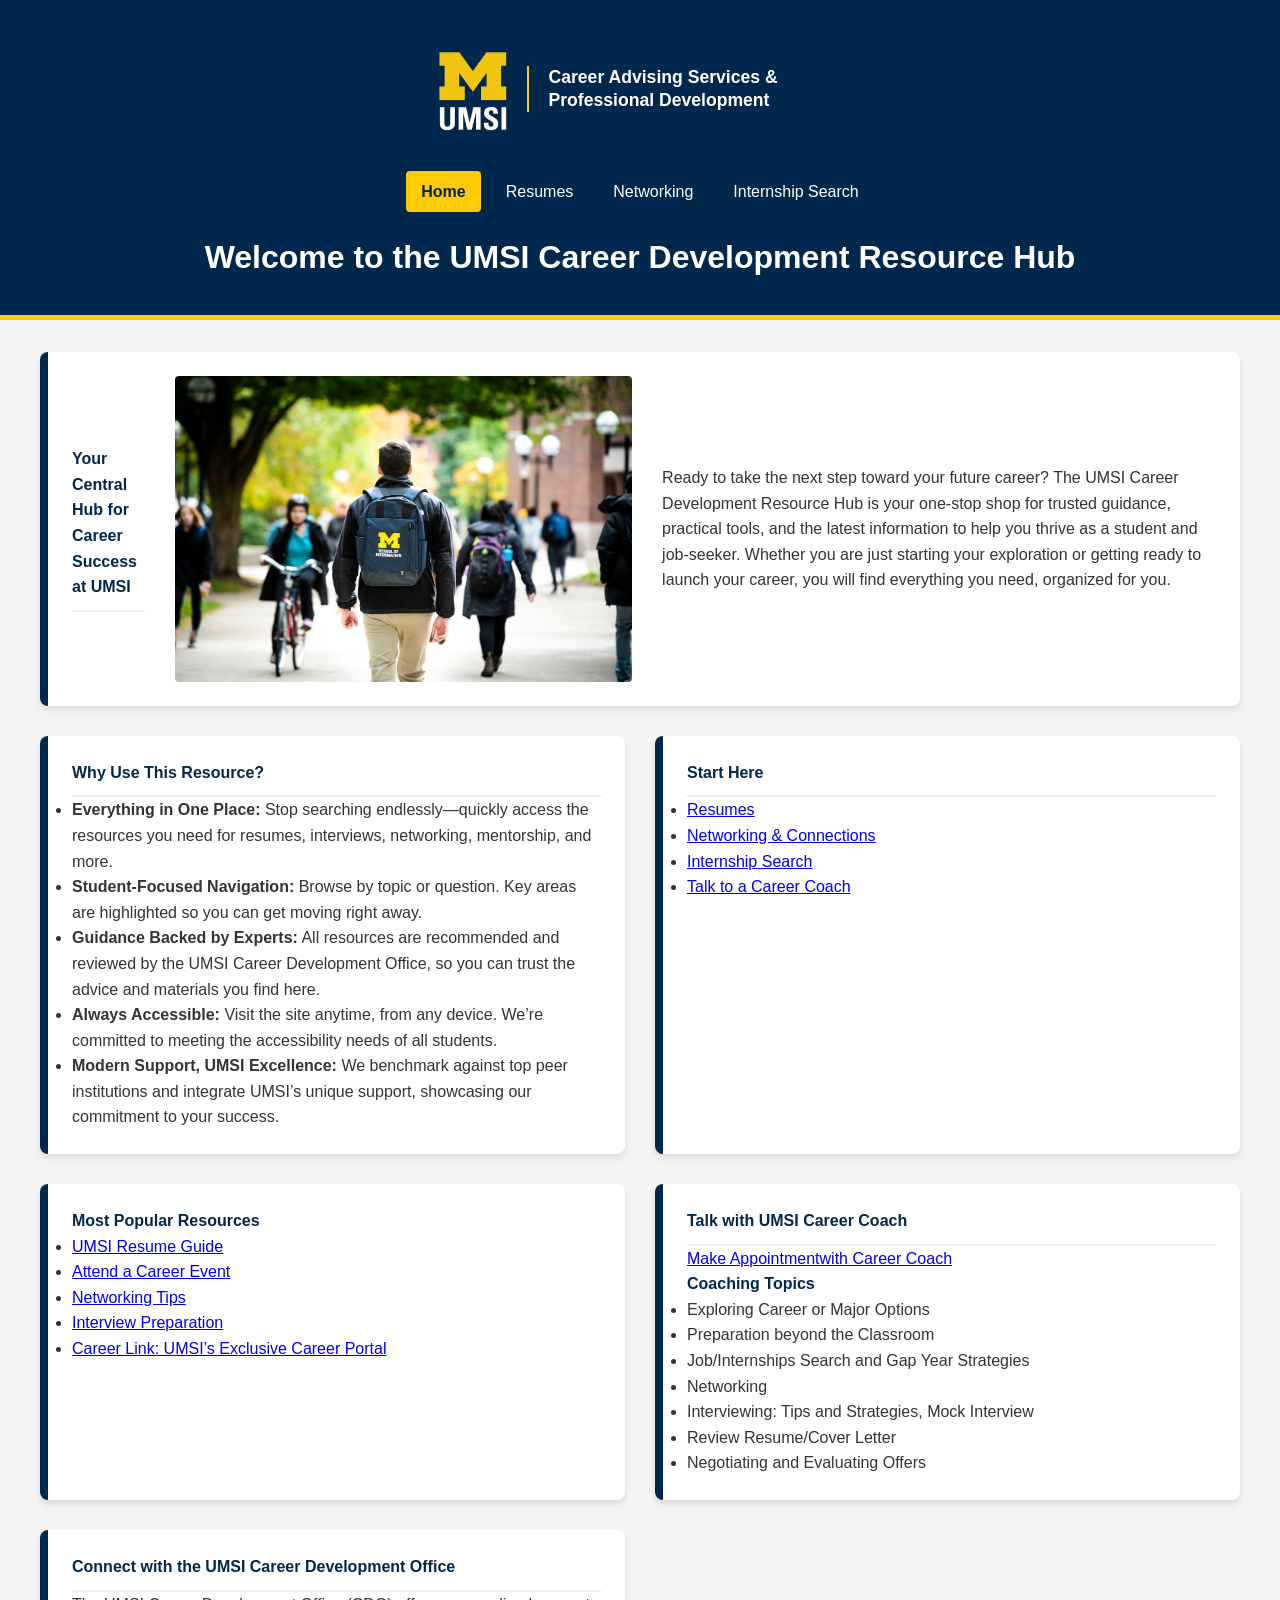
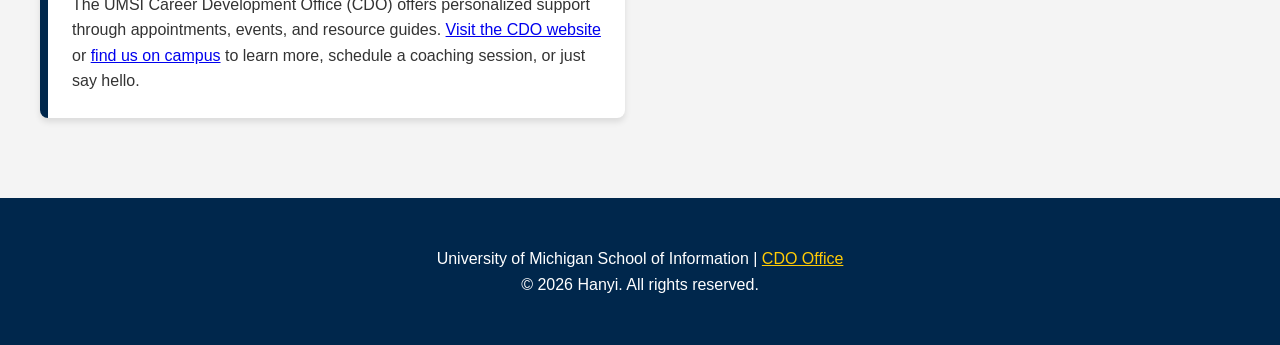
<file: index.html>
<!DOCTYPE html>
<html lang="en">
<head>
    <meta charset="UTF-8">
    <meta name="viewport" content="width=device-width, initial-scale=1.0">
    <link rel="stylesheet" href="css/html5reset.css">
    <link rel="stylesheet" href="css/style.css">
    <title>MSI Career Development Resource Hub</title>
</head>
<body>

    <header>
    <a href = "#main" class="skip-link">Skip to Main Content</a>
    <div class="logo-brand">
        <img src="images/UMSI_signature_vertical_informal_solidblue.png" alt="UMSI Logo">
        <span class="brand-text">Career Advising Services & Professional Development</span>
    </div>
        <nav>
            <ul>
                <li><a href = "index.html" class="active" aria-current="page">Home</a></li>
                <li><a href = "resume.html">Resumes</a></li>
                <li><a href = "networking.html">Networking</a></li>
                <li><a href = "internship_search.html">Internship Search</a></li>
            </ul>
        </nav>
    <h1>Welcome to the UMSI Career Development Resource Hub</h1>

    </header>
    <main id="main" class="homepage">
    <section>
      <h2>Your Central Hub for Career Success at UMSI</h2>
      <img src="images/UMSI_CampusFall_UMSIBackpack_02.jpg" alt="A student wears a UMSI backpack in fall on the drag.">
      <p>
        Ready to take the next step toward your future career? The UMSI Career Development Resource Hub is your one-stop shop for trusted guidance, practical tools, and the latest information to help you thrive as a student and job-seeker. Whether you are just starting your exploration or getting ready to launch your career, you will find everything you need, organized for you.
      </p>
      
    </section>

    <section>
      <h2>Why Use This Resource?</h2>


      <ul>
        <li><strong>Everything in One Place:</strong> Stop searching endlessly—quickly access the resources you need for resumes, interviews, networking, mentorship, and more.</li>
        <li><strong>Student-Focused Navigation:</strong> Browse by topic or question. Key areas are highlighted so you can get moving right away.</li>
        <li><strong>Guidance Backed by Experts:</strong> All resources are recommended and reviewed by the UMSI Career Development Office, so you can trust the advice and materials you find here.</li>
        <li><strong>Always Accessible:</strong> Visit the site anytime, from any device. We’re committed to meeting the accessibility needs of all students.</li>
        <li><strong>Modern Support, UMSI Excellence:</strong> We benchmark against top peer institutions and integrate UMSI’s unique support, showcasing our commitment to your success.</li>
      </ul>
    </section>

    <section>
      <h2>Start Here</h2>
        <ul>
            <li><a href="resume.html">Resumes</a></li>
            <li><a href="networking.html">Networking & Connections</a></li>
            <li><a href="internship_search.html">Internship Search</a></li>
            <li><a href="https://www.si.umich.edu/student-experience/career-development/career-coaching">Talk to a Career Coach</a></li>
        </ul>
      </section>

      <section>
        <h3>Most Popular Resources</h3>
        <ul>
          <li><a href="https://docs.google.com/document/d/1_1GfDJyVGIgE82MZjVhuWT_aB_2Hcj1NN62FUCXoR_o/edit?tab=t.0" target="_blank">UMSI Resume Guide</a></li>
          <li><a href="https://umich.instructure.com/courses/137916/pages/attend-an-event" target="_blank">Attend a Career Event</a></li>
          <li><a href="https://docs.google.com/document/d/18HMt79BU8ovGf9z7_P7No5tuwUS6qHNW5u0sgrepLtE/edit?tab=t.0" target="_blank">Networking Tips</a></li>
          <li><a href="https://docs.google.com/presentation/d/15n-XqsFEntdbkZz89K-ohf7Or1NnCt5CQNDG-6fh2a0/edit?usp=sharing" target="_blank">Interview Preparation</a></li>
          <li><a href="https://si-umich.12twenty.com/Login" target="_blank">Career Link: UMSI’s Exclusive Career Portal</a></li>
        </ul>
    </section>

   <section>
      <h2>Talk with UMSI Career Coach</h2>
      <p>
        <a href="https://umich.joinhandshake.com/login" target="_blank">Make Appointmentwith Career Coach</a>
      </p>
      <h3>Coaching Topics</h3>
      <ul>
        <li>Exploring Career or Major Options</li>
        <li>Preparation beyond the Classroom</li>
        <li>Job/Internships Search and Gap Year Strategies</li>
        <li>Networking</li>
        <li>Interviewing: Tips and Strategies, Mock Interview</li>
        <li>Review Resume/Cover Letter</li>
        <li>Negotiating and Evaluating Offers</li>
      </ul>
   </section>
    <section>
      <h2>Connect with the UMSI Career Development Office</h2>
      <p>
        The UMSI Career Development Office (CDO) offers personalized support through appointments, events, and resource guides. <a href="https://umich.instructure.com/courses/137916" target="_blank">Visit the CDO website</a> or <a href="https://www.si.umich.edu/about-umsi/getting-umsi" target="_blank">find us on campus</a> to learn more, schedule a coaching session, or just say hello.
      </p>
    </section>
        <!-- Content taken & modified from UMGPT with the prompt, "Write me a webpage of intro content to help meet the following requirements - this is for the home page": and then pasted in the client objectives & project requirements"
        UMGPT. (2025). UMGPT ( GPT-4.1 August 25th version) [Large language model].Some of the contetn from https://careercenter.umich.edu/contact/makeappointment -->
    </main>
    <footer>
        <p>University of Michigan School of Information | <a href="https://umich.instructure.com/courses/137916">CDO Office</a></p>
        <p>© <span id="year"></span> Hanyi. All rights reserved.</p>
    </footer>

    <script>
       
        document.getElementById("year").textContent = new Date().getFullYear();
    </script>
</body>
</html>
</file>
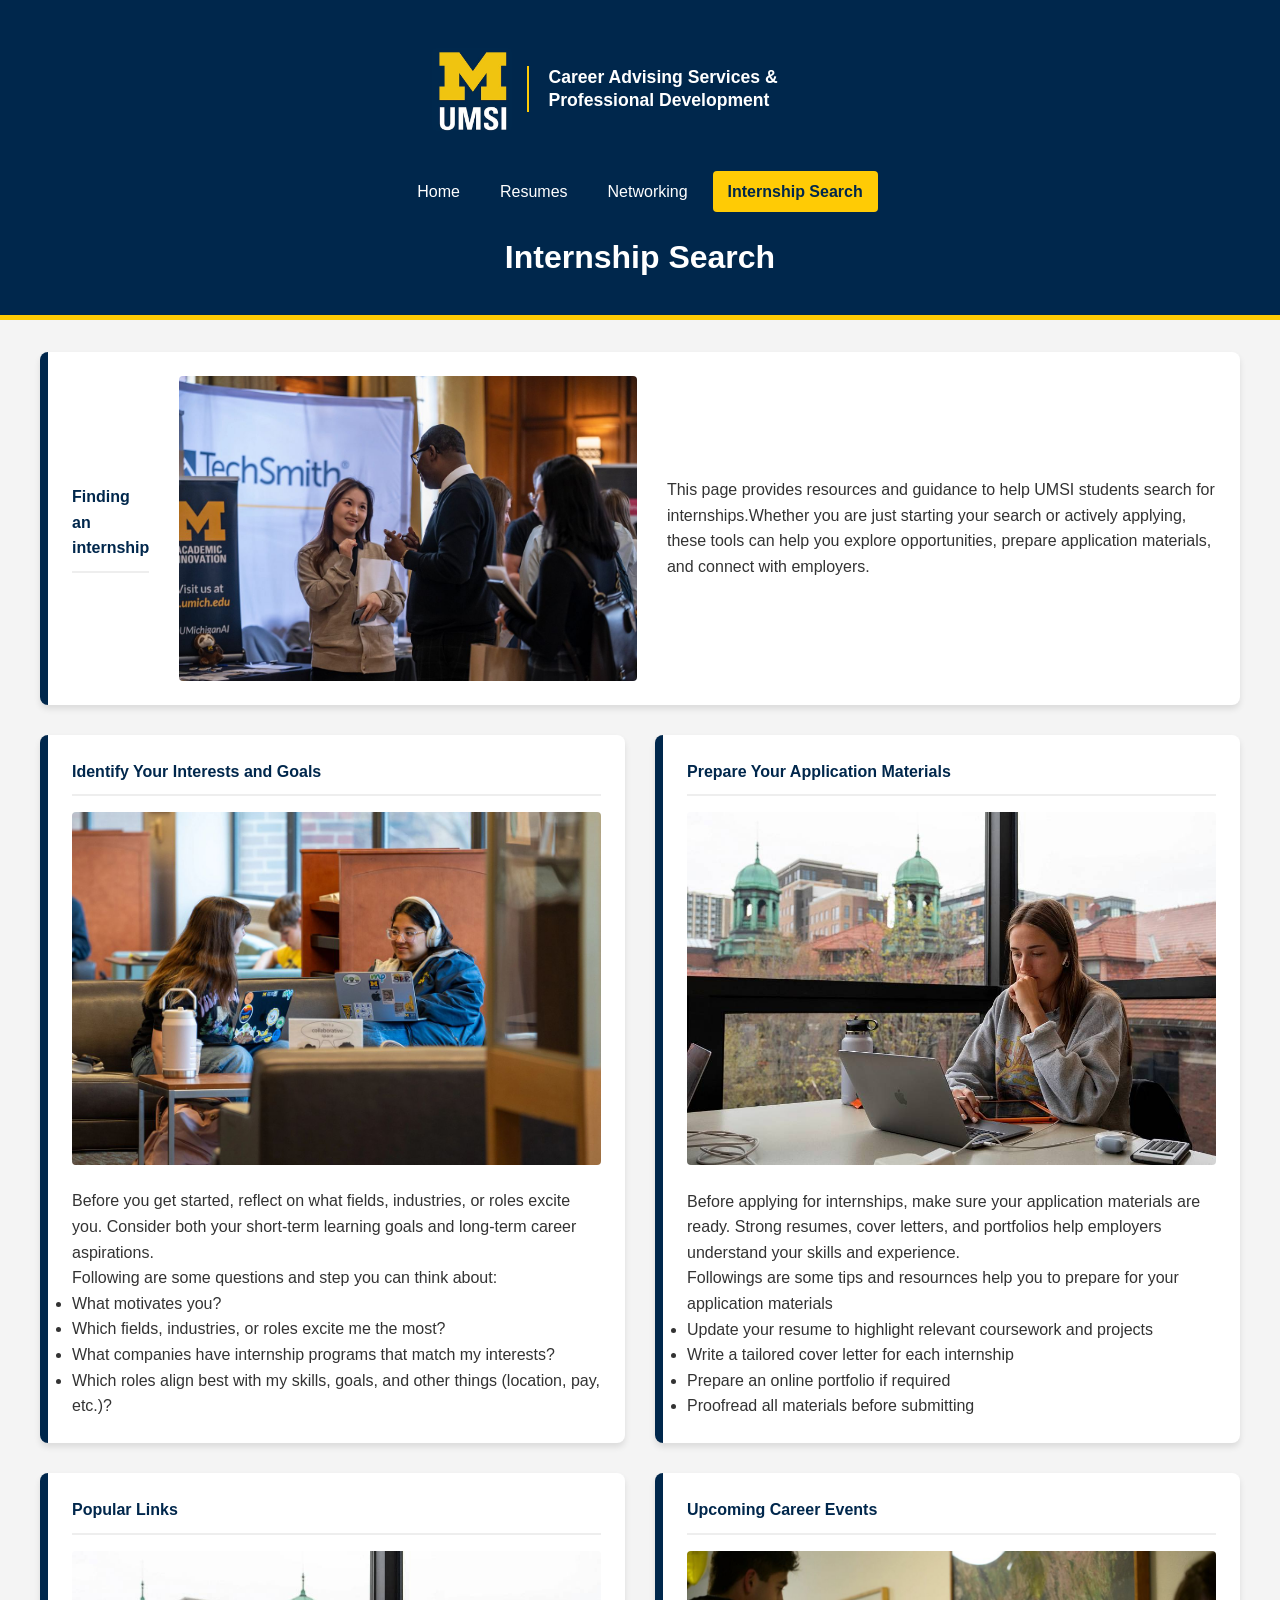
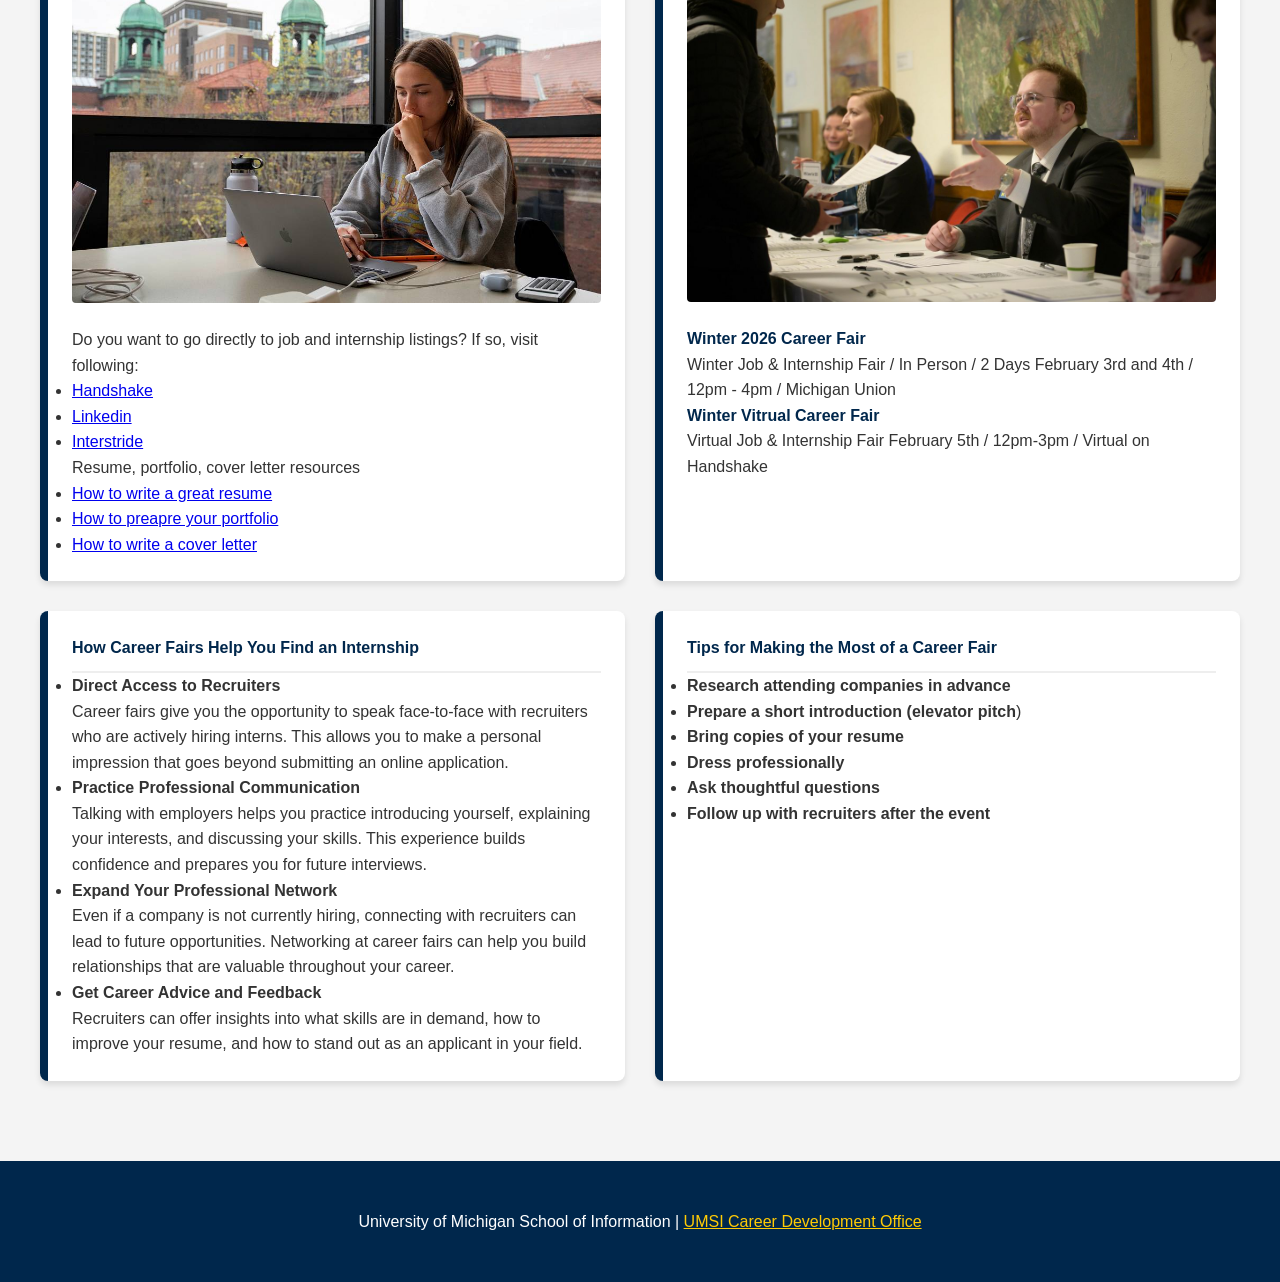
<file: internship_search.html>
<!DOCTYPE html>
<html lang="en">
<head>
    <meta charset="UTF-8">
    <meta name="viewport" content="width=device-width, initial-scale=1.0">
    <link rel="stylesheet" href="css/html5reset.css">
    <link rel="stylesheet" href="css/style.css">
    <title>Internship Search</title>
</head>
<body>
        <header>
    <a href = "#main" class="skip-link">Skip to Main Content</a>
    <div class="logo-brand">
        <img src="images/UMSI_signature_vertical_informal_solidblue.png" alt="UMSI Logo">
        <span class="brand-text">Career Advising Services & Professional Development</span>
    </div>
        <nav>
            <ul>
                <li><a href = "index.html">Home</a></li>
                <li><a href = "resume.html">Resumes</a></li>
                <li><a href = "networking.html">Networking</a></li>
                <li><a href = "internship_search.html" class="active" aria-current="page">Internship Search</a></li>
            </ul>
        </nav>
    <h1>Internship Search</h1>
        </header>

    <main id="main">
    <section>
        <h2>Finding an internship </h2>
        <img src="images/internship.jpg" alt="Internship">
        <p>
        This page provides resources and guidance to help UMSI students search for internships.Whether you are just starting your search or actively applying, these tools can help you explore opportunities, prepare application materials, and connect with employers.
        </p>
    </section>

<section>
    <h2> Identify Your Interests and Goals</h2>
    <img src="images/students_talking.jpg" alt="Students talking">
    <p>Before you get started, reflect on what fields, industries, or roles excite you. Consider both your short-term learning goals and long-term career aspirations.</p>
    <div>
        <p> Following are some questions and step you can think about:</p>
        <ul>
            <li>What motivates you?</li>
            <li>Which fields, industries, or roles excite me the most?</li>
            <li>What companies have internship programs that match my interests?</li>
            <li>Which roles align best with my skills, goals, and other things (location, pay, etc.)?</li>
        </ul>
    </div>
</section>

<section>
    <h2>Prepare Your Application Materials</h2>
    <img src="images/female_student_with_laptop.jpg" alt="Female student with laptop">
    <p>
         Before applying for internships, make sure your application materials are ready. Strong resumes, cover letters, and portfolios help employers understand your skills and experience.
    </p>
    <div>
        <p> Followings are some tips and resournces help you to prepare for your application materials</p>
        <ul>
            <li>Update your resume to highlight relevant coursework and projects</li>
            <li>Write a tailored cover letter for each internship</li>
            <li>Prepare an online portfolio if required</li>
            <li>Proofread all materials before submitting</li> 
        </ul>

    </div>
</section>

<section>
    <h2>Popular Links</h2>
     <img src="images/female_student_with_laptop.jpg" alt="Female student with laptop">
     <div>
        <p> Do you want to go directly to job and internship listings? If so, visit following:</p>
        <ul>
                <li><a href = "https://joinhandshake.com/">Handshake</a></li>
                <li><a href = "https://www.linkedin.com/">Linkedin</a></li>
                <li><a href = "https://www.interstride.com/">Interstride</a></li>
        </ul>
    </div>

    <div>
        <p> Resume, portfolio, cover letter resources</p>
        <ul>
                <li><a href = "https://careercenter.umich.edu/article/resume-resources">How to write a great resume</a></li>
                <li><a href = "https://docs.google.com/document/d/10ftmYAc1vs6yYSIAuGIkAvwC21Z1HDM0WyKTaZZzqUo/edit?tab=t.0">How to preapre your portfolio</a></li>
                <li><a href = "https://careercenter.umich.edu/content/cover-letter-resources">How to write a cover letter</a></li>
        </ul>
        </ul>

</section>
<section>
    <h2>Upcoming Career Events</h2>
    <div>
        <img src="images/UMSI_CareerFair_02062025_12.jpg" alt="Career Fair">
        <h3>Winter 2026 Career Fair</h3>
        <p>Winter Job & Internship Fair / In Person / 2 Days
            February 3rd and 4th / 12pm - 4pm / Michigan Union<br>
        </p>
        <h3>Winter Vitrual Career Fair</h3>
            <p>Virtual Job & Internship Fair
            February 5th / 12pm-3pm / Virtual on Handshake<br>
            </p>
    </div>
</section>

<section>
    <h2>How Career Fairs Help You Find an Internship</h3>
     <ul>
      <li>
        <strong>Direct Access to Recruiters</strong><br>
        Career fairs give you the opportunity to speak face-to-face with recruiters who are actively hiring interns. This allows you to make a personal impression that goes beyond submitting an online application.
      </li>
      <li>
        <strong>Practice Professional Communication</strong><br>
        Talking with employers helps you practice introducing yourself, explaining your interests, and discussing your skills. This experience builds confidence and prepares you for future interviews.
      </li>
      <li>
        <strong>Expand Your Professional Network</strong><br>
        Even if a company is not currently hiring, connecting with recruiters can lead to future opportunities. Networking at career fairs can help you build relationships that are valuable throughout your career.
      </li>
      <li>
        <strong>Get Career Advice and Feedback</strong><br>
        Recruiters can offer insights into what skills are in demand, how to improve your resume, and how to stand out as an applicant in your field.
      </li>
    </ul>
</section>

<section>
    <h2>Tips for Making the Most of a Career Fair</h2>
    <ul>
      <li><strong>Research attending companies in advance </strong></li>
      <li><strong>Prepare a short introduction (elevator pitch</strong>)</li>
      <li> <strong> Bring copies of your resume</strong></li>
      <li> <strong>Dress professionally </strong></li>
      <li> <strong>Ask thoughtful questions </strong></li>
      <li> <strong>Follow up with recruiters after the event </strong></li>
    </ul>
</section>
</main>

<footer>
        <p>University of Michigan School of Information | <a href="https://umich.instructure.com/courses/137916">UMSI Career Development Office </a></p>
        </footer>

</body>
</html>

 <!-- Content taken & modified from ChatGPT with the prompt, "genertae content for a internship search website for a college career page", Some content taken & modified from University of Michigan's Career website : https://careercenter.umich.edu/content/career-center-fairs -->
</file>
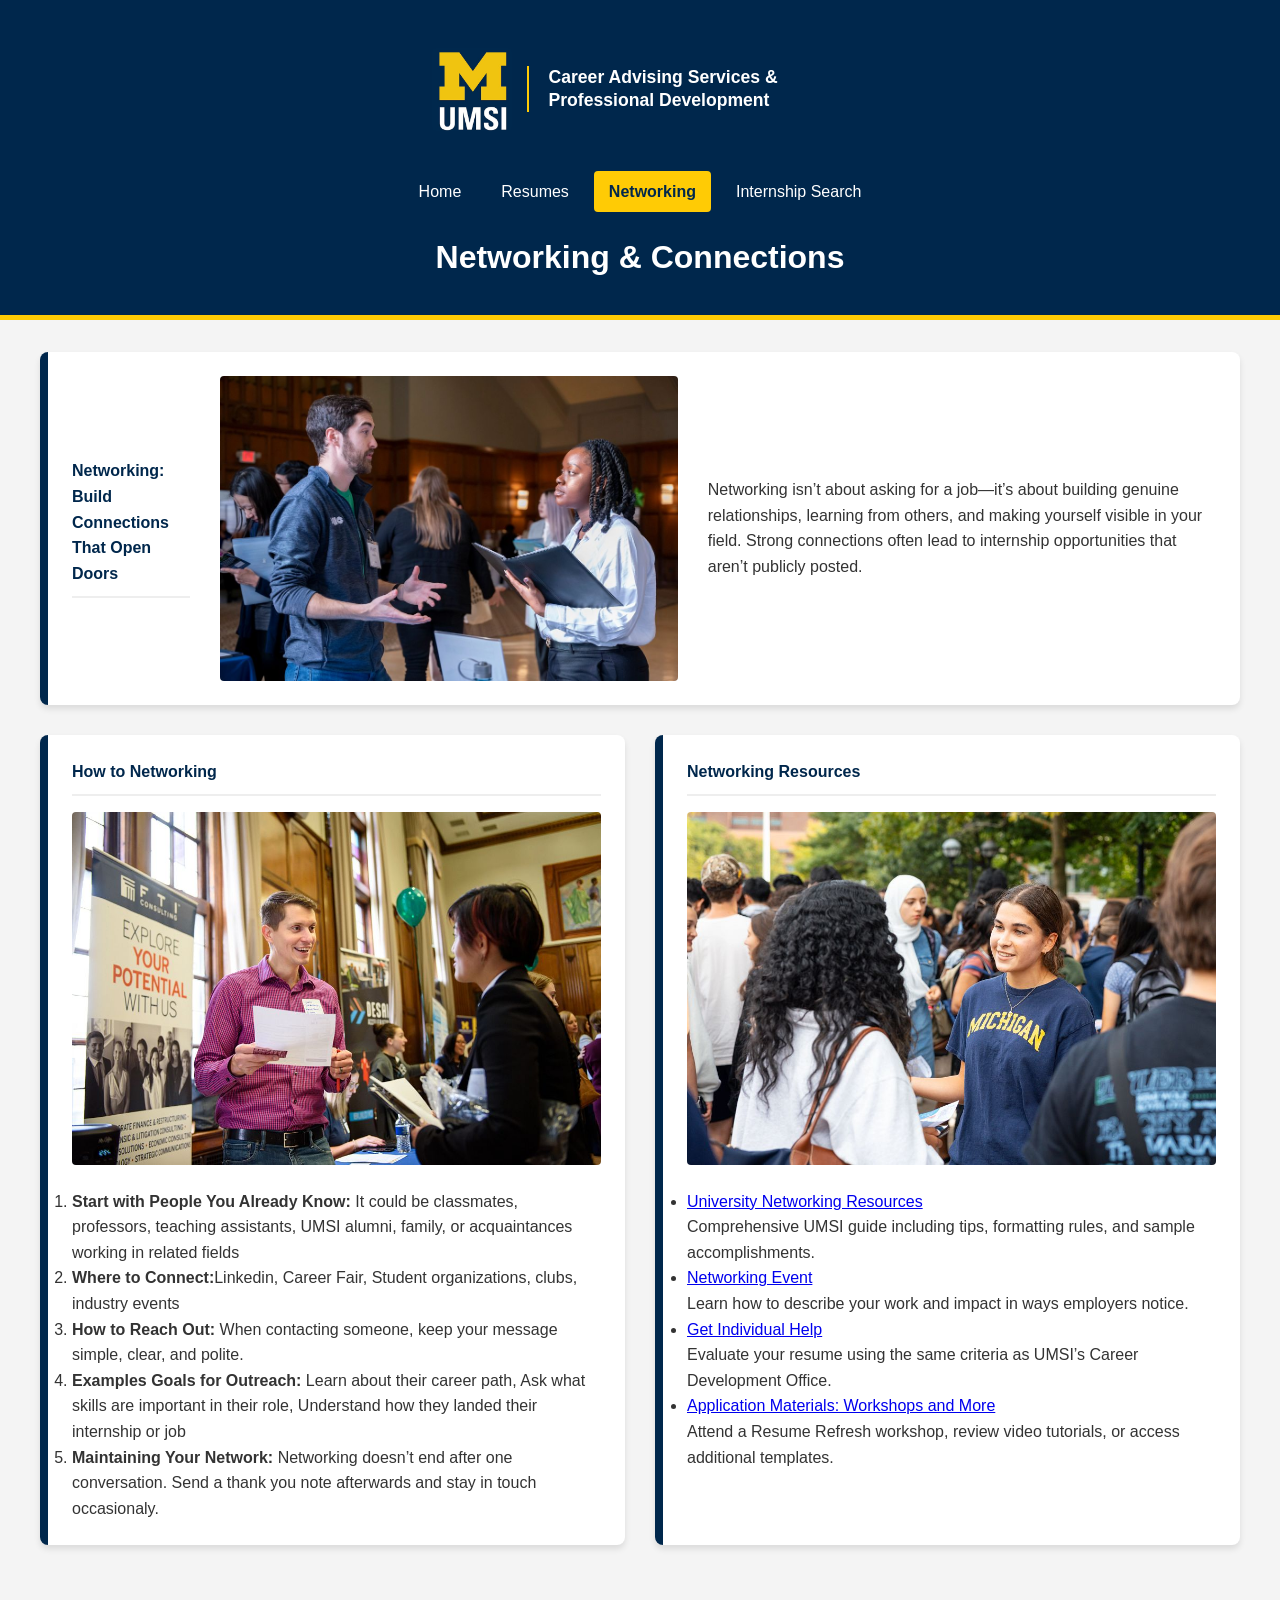
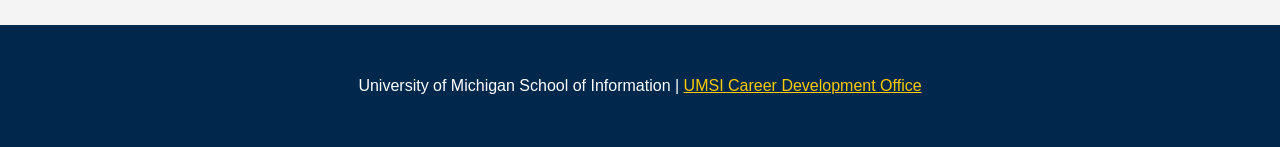
<file: networking.html>
<!DOCTYPE html>
<html lang="en">
<head>
    <meta charset="UTF-8">
    <meta name="viewport" content="width=device-width, initial-scale=1.0">
    <link rel="stylesheet" href="css/html5reset.css">
    <link rel="stylesheet" href="css/style.css">
    <title>Networking</title>
</head>
<body>
     <header>
    <a href = "#main" class="skip-link">Skip to Main Content</a>
      <div class="logo-brand">
        <img src="images/UMSI_signature_vertical_informal_solidblue.png" alt="UMSI Logo">
        <span class="brand-text">Career Advising Services & Professional Development</span>
    </div>
        <nav>
            <ul>
                <li><a href = "index.html">Home</a></li>
                <li><a href = "resume.html">Resumes</a></li>
                <li><a href = "networking.html"  class="active" aria-current="page" >Networking</a></li>
                <li><a href = "internship_search.html">Internship Search</a></li>
            </ul>
        </nav>
        <h1>Networking & Connections</h1>

    </header>
<main id="main">
  
  <section>
    <h2>Networking: Build Connections That Open Doors</h2>
    <img src="images/networking.jpg" alt="Networking">
    <p>
    Networking isn’t about asking for a job—it’s about building genuine relationships, learning from others, and making yourself visible in your field. Strong connections often lead to internship opportunities that aren’t publicly posted.
    </p>
  </section>
  
  
  <section>
    <h2>How to Networking</h2>
    <div>
      <img src="images/student_talking_with_professional.jpg" alt="Student talking with professional">
    <ol>
      <li><strong>Start with People You Already Know:</strong> It could be classmates, professors, teaching assistants, UMSI alumni, family, or acquaintances working in related fields</li>
      <li><strong>Where to Connect:</strong>Linkedin, Career Fair, Student organizations, clubs, industry events</li>
      <li><strong>How to Reach Out:</strong> When contacting someone, keep your message simple, clear, and polite.</li>
      <li><strong>Examples Goals for Outreach:</strong> Learn about their career path, Ask what skills are important in their role, Understand how they landed their internship or job</li>
      <li><strong>Maintaining Your Network:</strong> Networking doesn’t end after one conversation. Send a thank you note afterwards and stay in touch occasionaly.</li>
    </ol>
    </div>
  </section>

  <section>
    <h2>Networking Resources</h2>
    <div>
      <img src="images/MCOMMONS-Festifall2025-09.jpg" alt="UMSI Festifall">
    <ul>
      <li>
        <a href="https://careercenter.umich.edu/content/networking-resources#Overview" target="_blank">
          University Networking Resources
        </a> <br>
        Comprehensive UMSI guide including tips, formatting rules, and sample accomplishments.
      </li>
      <li>
        <a href="https://si-umich.12twenty.com/Login" target="_blank">
          Networking Event
        </a> <br>
        Learn how to describe your work and impact in ways employers notice.
      </li>
      <li>
        <a href="https://si-umich.12twenty.com/Login" target="_blank">
          Get Individual Help
        </a> <br>
        Evaluate your resume using the same criteria as UMSI’s Career Development Office.
      </li>
      <li>
        <a href="https://docs.google.com/document/d/1vJMfgw9nwpHN9Sy0L0RP0aNBbaDSsiLPc2vy-doac6s/edit?tab=t.0" target="_blank">
          Application Materials: Workshops and More
        </a> <br>
        Attend a Resume Refresh workshop, review video tutorials, or access additional templates.
      </li>
    </ul>
    </div>
  </section>
   </main>
    <footer>
        <p>University of Michigan School of Information | <a href="https://umich.instructure.com/courses/137916">UMSI Career Development Office </a></p>
        </footer>
</body>
</html>

          <!-- Content taken & modified from ChatGPT with the prompt, "genertae content for a career advising page on networking and connection"-->
</file>
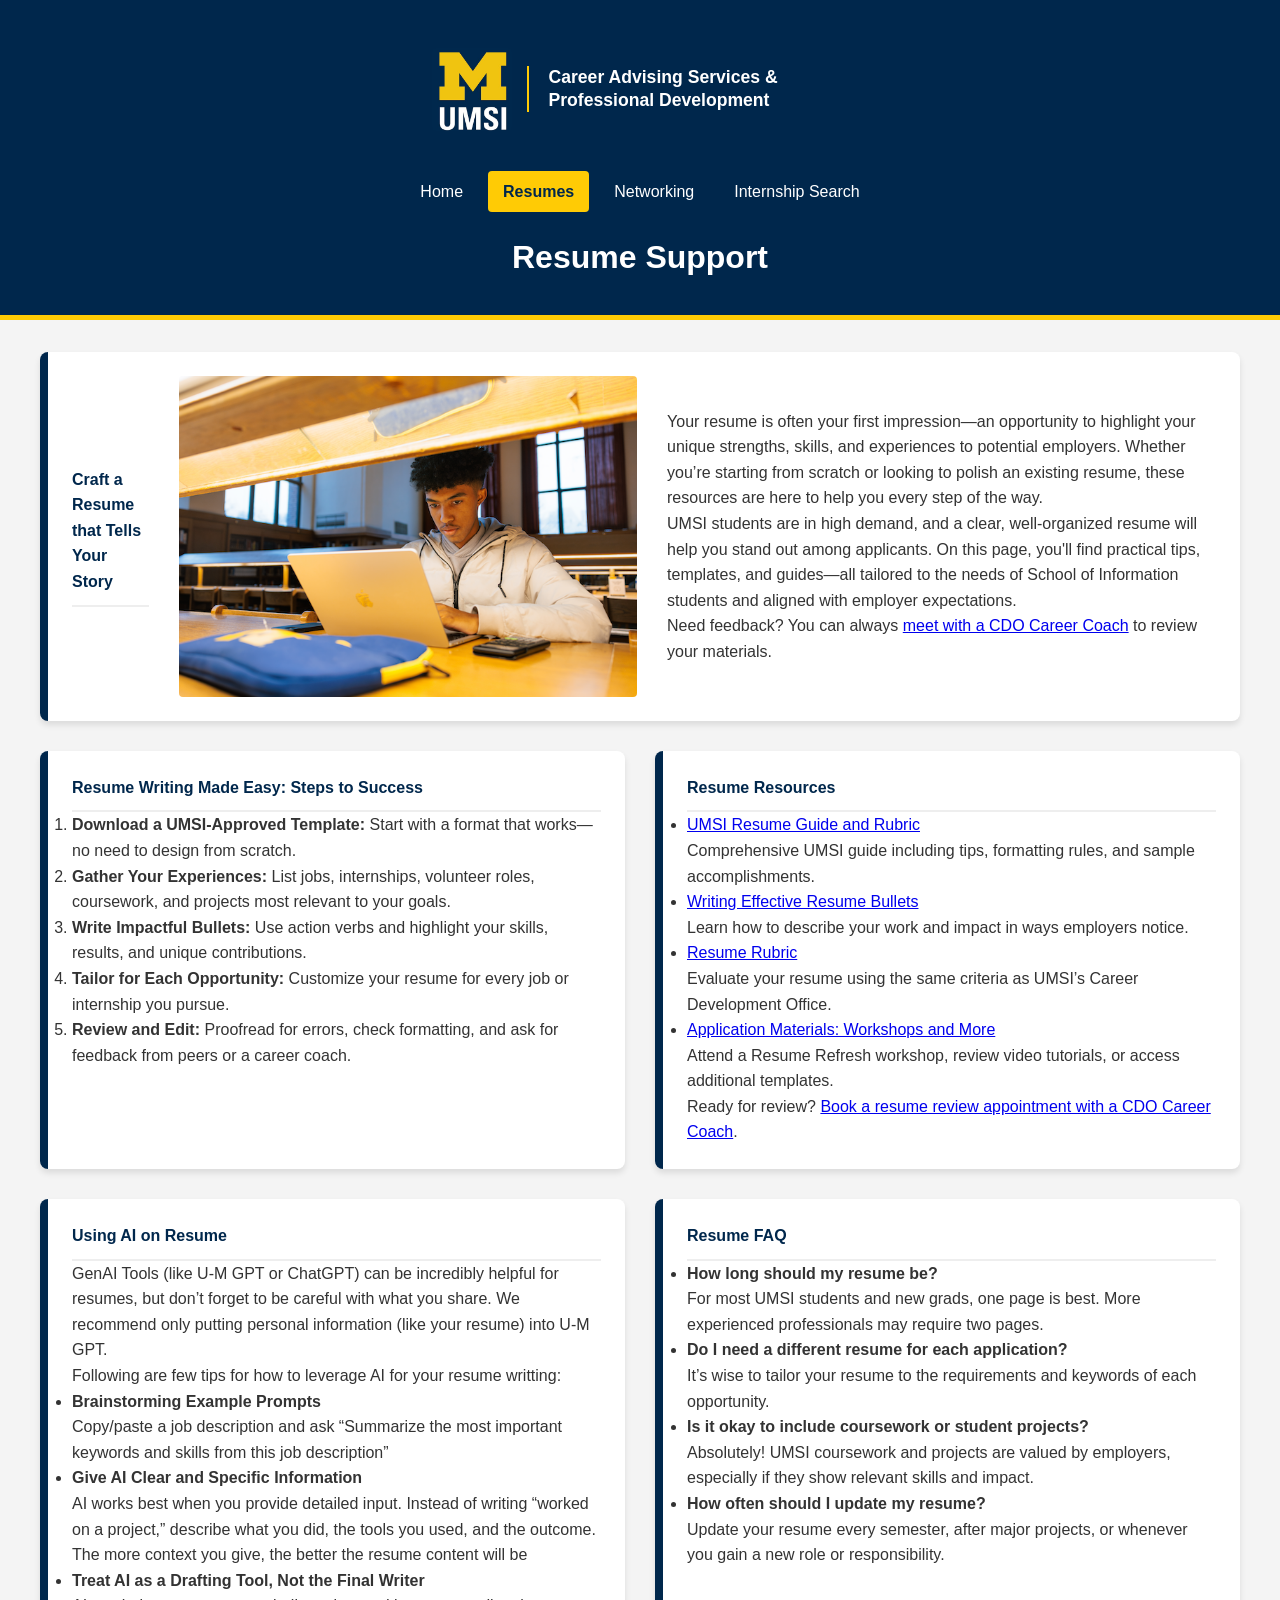
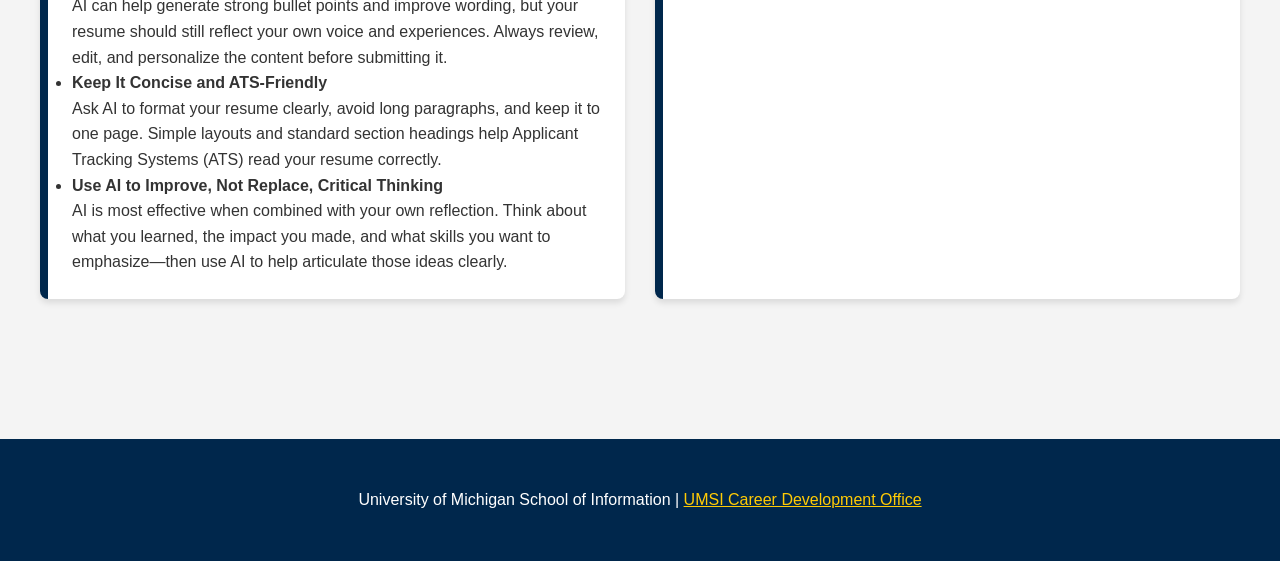
<file: resume.html>
<!DOCTYPE html>
<html lang="en">
<head>
    <meta charset="UTF-8">
    <meta name="viewport" content="width=device-width, initial-scale=1.0">
    <link rel="stylesheet" href="css/html5reset.css">
    <link rel="stylesheet" href="css/style.css">
    <title>Resumes</title>
</head>
<body>

    <header>
  <a href = "#main" class="skip-link">Skip to Main Content</a>
    <div class="logo-brand">
        <img src="images/UMSI_signature_vertical_informal_solidblue.png" alt="UMSI Logo">
        <span class="brand-text">Career Advising Services & Professional Development</span>
    </div>
        <nav>
            <ul>
                <li><a href = "index.html">Home</a></li>
                <li><a href = "resume.html" class="active" aria-current="page">Resumes</a></li>
                <li><a href = "networking.html">Networking</a></li>
                <li><a href = "internship_search.html">Internship Search</a></li>
            </ul>
        </nav>
        <h1>Resume Support</h1>

    </header>
<main id="main">
  
  <section>
    <h2>Craft a Resume that Tells Your Story</h2>
    <img src="images/male_student_with_laptop.png" alt="Male student with laptop">
    <div>
      <p>
        Your resume is often your first impression—an opportunity to highlight your unique strengths, skills, and experiences to potential employers. Whether you’re starting from scratch or looking to polish an existing resume, these resources are here to help you every step of the way.
      </p>
      <p>
        UMSI students are in high demand, and a clear, well-organized resume will help you stand out among applicants. On this page, you'll find practical tips, templates, and guides—all tailored to the needs of School of Information students and aligned with employer expectations.
      </p>
      <p>
        Need feedback? You can always <a href="https://umich.instructure.com/courses/137916/pages/talk-to-a-career-coach" target="_blank">meet with a CDO Career Coach</a> to review your materials.
      </p>
    </div>
  </section>
  
  <section>
    <h2>Resume Writing Made Easy: Steps to Success</h2>
    <ol>
      <li><strong>Download a UMSI-Approved Template:</strong> Start with a format that works—no need to design from scratch.</li>
      <li><strong>Gather Your Experiences:</strong> List jobs, internships, volunteer roles, coursework, and projects most relevant to your goals.</li>
      <li><strong>Write Impactful Bullets:</strong> Use action verbs and highlight your skills, results, and unique contributions.</li>
      <li><strong>Tailor for Each Opportunity:</strong> Customize your resume for every job or internship you pursue.</li>
      <li><strong>Review and Edit:</strong> Proofread for errors, check formatting, and ask for feedback from peers or a career coach.</li>
    </ol>
  </section>

  <section>
    <h2>Resume Resources</h2>
    <ul>
      <li>
        <a href="https://docs.google.com/document/d/1_1GfDJyVGIgE82MZjVhuWT_aB_2Hcj1NN62FUCXoR_o/edit?tab=t.0" target="_blank">
          UMSI Resume Guide and Rubric
        </a> <br>
        Comprehensive UMSI guide including tips, formatting rules, and sample accomplishments.
      </li>
      <li>
        <a href="https://docs.google.com/document/d/1-EVZYH_Fic4mfLVGOXyHTSeRwBWmmi2WHSgGDLGGPEs/edit?tab=t.0" target="_blank">
          Writing Effective Resume Bullets
        </a> <br>
        Learn how to describe your work and impact in ways employers notice.
      </li>
      <li>
        <a href="https://docs.google.com/document/d/1vJMfgw9nwpHN9Sy0L0RP0aNBbaDSsiLPc2vy-doac6s/edit?tab=t.0" target="_blank">
          Resume Rubric
        </a> <br>
        Evaluate your resume using the same criteria as UMSI’s Career Development Office.
      </li>
      <li>
        <a href="https://docs.google.com/document/d/1vJMfgw9nwpHN9Sy0L0RP0aNBbaDSsiLPc2vy-doac6s/edit?tab=t.0" target="_blank">
          Application Materials: Workshops and More
        </a> <br>
        Attend a Resume Refresh workshop, review video tutorials, or access additional templates.
      </li>
    </ul>
    <p>
      Ready for review? <a href="https://umich.instructure.com/courses/137916/pages/talk-to-a-career-coach" target="_blank">Book a resume review appointment with a CDO Career Coach</a>.
    </p>
  </section>

  <section>
    <h2>Using AI on Resume</h2>
    <p>GenAI Tools (like U-M GPT or ChatGPT) can be incredibly helpful for resumes, but don’t forget to be careful with what you share. We recommend only putting personal information (like your resume) into U-M GPT.</p>
    <p>Following are few tips for how to leverage AI for your resume writting:</p>
    <ul>
      <li>
        <strong>Brainstorming Example Prompts</strong><br>
        Copy/paste a job description and ask “Summarize the most important keywords and skills from this job description”
      </li>
      <li>
        <strong>Give AI Clear and Specific Information</strong><br>
        AI works best when you provide detailed input. Instead of writing “worked on a project,” describe what you did, the tools you used, and the outcome. The more context you give, the better the resume content will be
      </li>
      <li>
        <strong>Treat AI as a Drafting Tool, Not the Final Writer</strong><br>
        AI can help generate strong bullet points and improve wording, but your resume should still reflect your own voice and experiences. Always review, edit, and personalize the content before submitting it.
      </li>
      <li>
        <strong>Keep It Concise and ATS-Friendly</strong><br>
        Ask AI to format your resume clearly, avoid long paragraphs, and keep it to one page. Simple layouts and standard section headings help Applicant Tracking Systems (ATS) read your resume correctly.
      </li>
       <li>
        <strong>Use AI to Improve, Not Replace, Critical Thinking</strong><br>
        AI is most effective when combined with your own reflection. Think about what you learned, the impact you made, and what skills you want to emphasize—then use AI to help articulate those ideas clearly.
      </li>
    </ul>
  </section>
  
  
  
  
  <section>
    <h2>Resume FAQ</h2>
    <ul>
      <li>
        <strong>How long should my resume be?</strong><br>
        For most UMSI students and new grads, one page is best. More experienced professionals may require two pages.
      </li>
      <li>
        <strong>Do I need a different resume for each application?</strong><br>
        It’s wise to tailor your resume to the requirements and keywords of each opportunity.
      </li>
      <li>
        <strong>Is it okay to include coursework or student projects?</strong><br>
        Absolutely! UMSI coursework and projects are valued by employers, especially if they show relevant skills and impact.
      </li>
      <li>
        <strong>How often should I update my resume?</strong><br>
        Update your resume every semester, after major projects, or whenever you gain a new role or responsibility.
      </li>
    </ul>
  </section>
          <!-- Content taken & modified from UMGPT with the prompt, "for the same content write me some intro content and resources for a resume page" - this was after I had asked for content for the home page.
        UMGPT. (2025). UMGPT (GPT-4.1 August 25th version) [Large language model]. 
        Some content from University of Michigan's Resume writing resource https://careercenter.umich.edu/article/resume-resources -->

    
        <div></div>
        <div></div>
        <div></div>
        <div></div>
    </main>
    <footer>
        <p>University of Michigan School of Information | <a href="https://umich.instructure.com/courses/137916">UMSI Career Development Office </a></p>
        </footer>
    
</body>

</html>
</file>
<file: css/style.css>
body {
    font-family: 'Helvetica Neue', Arial, sans-serif;
    line-height: 1.6;
    color: #333;
    background-color: #f4f4f4;
    margin: 0;
    padding: 0;
}
h1{
    font-family: Montserrat, Helvetica, sans-serif;
    color: white;
    padding-top: 20px;
    font-size: xx-large;
}

h2, h3 {
    font-family: Montserrat, Helvetica, sans-serif;
    color: #00274C; 
}


.skip-link {
    position: absolute;
    top: -100px;
    left: 10px;
    background: #FFCB05;
    color: #00274C;
    padding: 10px 20px;
    z-index: 100;
    text-decoration: none;
    font-weight: bold;
    border: 2px solid #00274C;
    transition: top 0.3s;
}

.skip-link:focus {
    top: 10px;
    outline: 3px solid #00274C;
}


header {
    background-color: #00274C;
    color: #FFCB05;
    padding: 2rem 1rem;
    text-align: center;
    border-bottom: 5px solid #FFCB05;
}

.logo-brand {
    display: flex;
    flex-direction: column;
    align-items: center;
    gap: 15px;
    margin-bottom: 1.5rem;
}

.logo-brand img {
    max-width: 80px;
    height: auto;
}

.brand-text {
    color: white;
    font-weight: bold;
    font-size: 1.1rem;
    max-width: 300px;
    line-height: 1.3;
}

nav ul {
    display: flex;
    flex-direction: column;
    gap: 10px;
    padding: 0;
    list-style: none;
}

nav a {
    color: white;
    text-decoration: none;
    padding: 8px 15px;
    border-radius: 4px;
    display: block;
    transition: background 0.3s;
}

nav a:hover, nav a:focus {
    background-color: rgba(255, 255, 255, 0.1);
    text-decoration: underline;
}

nav a.active {
    background-color: #FFCB05;
    color: #00274C;
    font-weight: bold;
}


main {
    padding: 2rem 1rem;
    max-width: 1200px;
    margin: 0 auto;
    display: grid;
    grid-template-columns: 1fr;
    gap: 20px;
}

section {
    background: white;
    padding: 1.5rem;
    border-radius: 8px;
    box-shadow: 0 4px 6px rgba(0, 0, 0, 0.1);
    border-left: 8px solid #00274C; 
}

section h2 {
    margin-top: 0;
    border-bottom: 2px solid #eee;
    padding-bottom: 10px;
}

img {
    width: 100%;
    height: auto;
    border-radius: 4px;
    margin: 1rem 0;
}

footer {
    background-color: #00274C;
    color: white;
    text-align: center;
    padding: 3rem 1rem;
    margin-top: 3rem;
}

footer a {
    color: #FFCB05;
}


.error-container {
    text-align: center;
    padding: 100px 20px;
}

.error-container h1 {
    font-size: 4rem;
    color: #00274C;
}

.btn-home {
    display: inline-block;
    margin-top: 20px;
    padding: 10px 20px;
    background: #00274C;
    color: #FFCB05;
    border-radius: 5px;
    font-weight: bold;
}


@media screen and (min-width: 768px) {
    main {
        grid-template-columns: 1fr 1fr;
        gap: 30px;
    }

    .logo-brand {
        flex-direction: row;
        justify-content: center;
        text-align: left;
    }

    .brand-text {
        border-left: 2px solid #FFCB05;
        padding-left: 20px;
    }

    nav ul {
        flex-direction: row; 
        justify-content: center;
    }
}

@media screen and (min-width: 1024px) {
    main {
      
        grid-template-columns: 1fr 1fr; 
    }


    section:first-of-type {
        grid-column: 1 / -1;
        display: flex;
        gap: 30px;
        align-items: center;
    }

    section:first-of-type img {
        max-width: 40%;
        margin: 0;
    }

}
</file>
